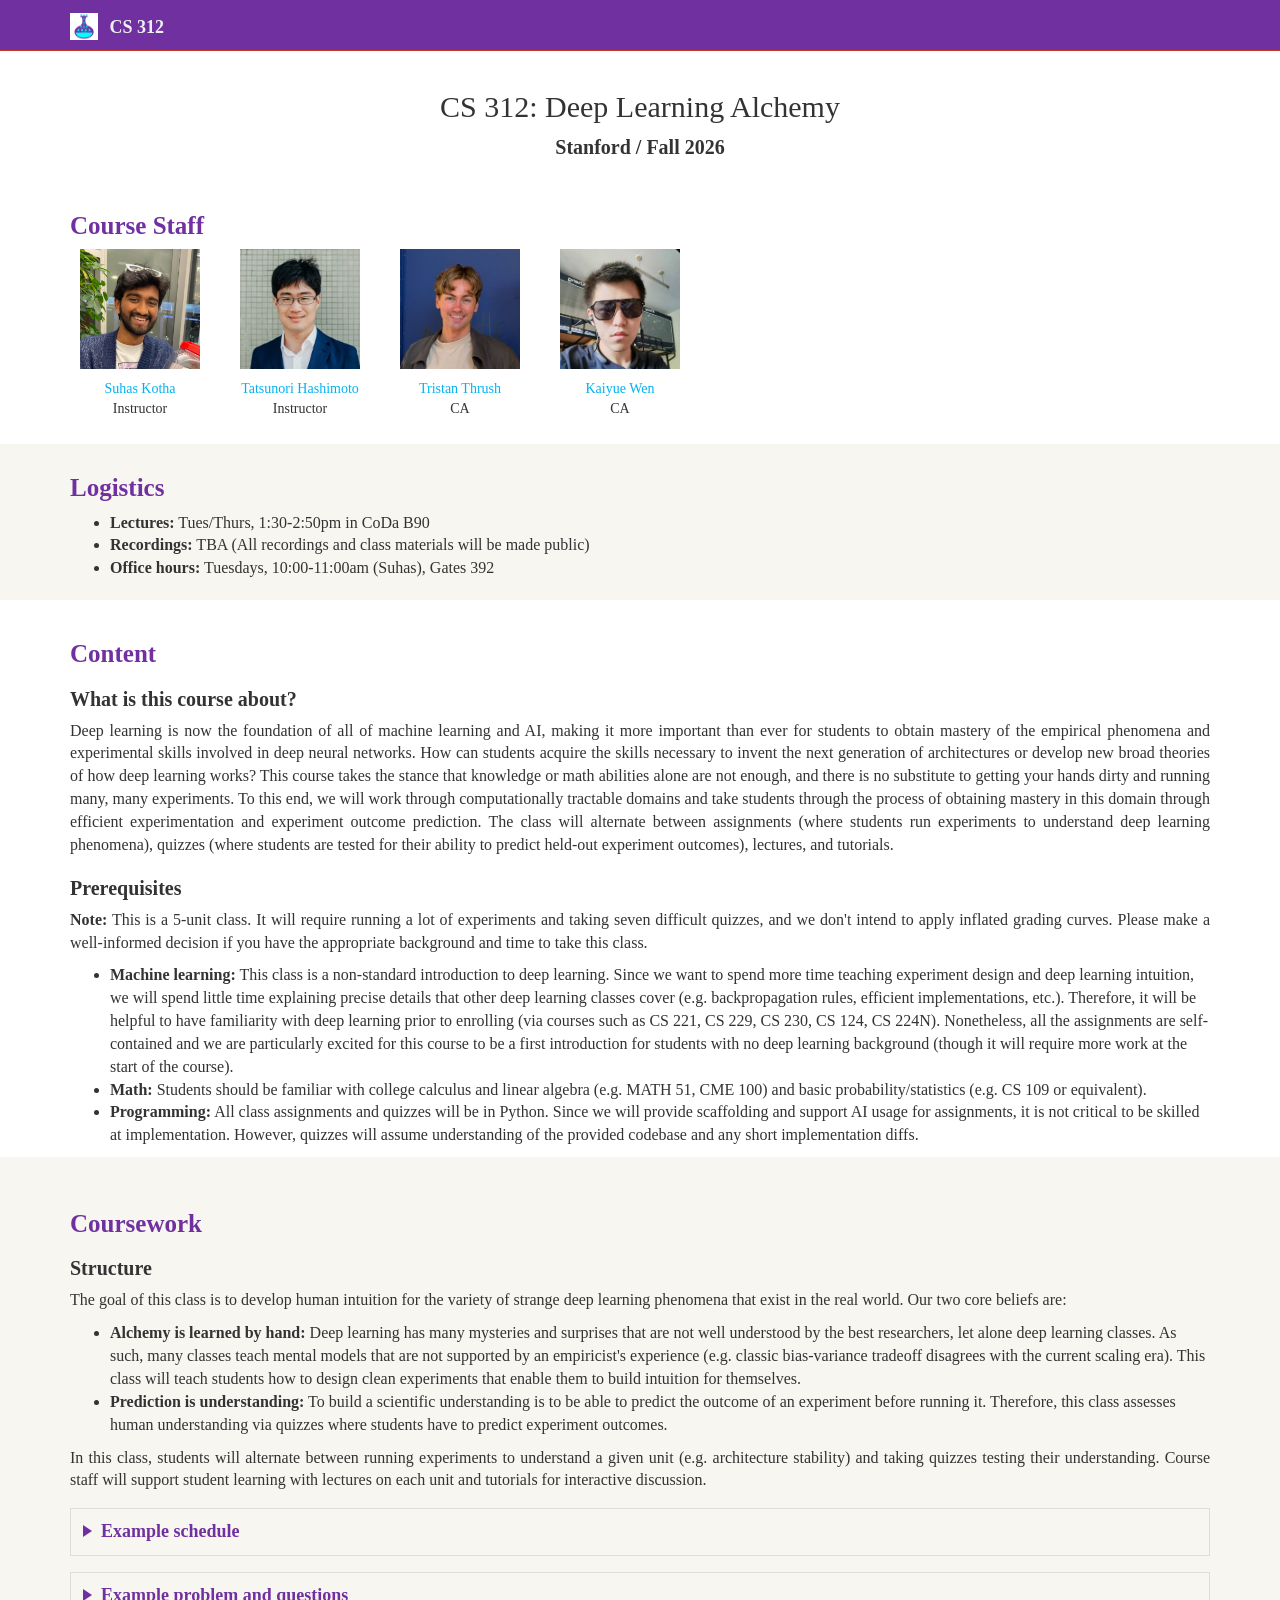
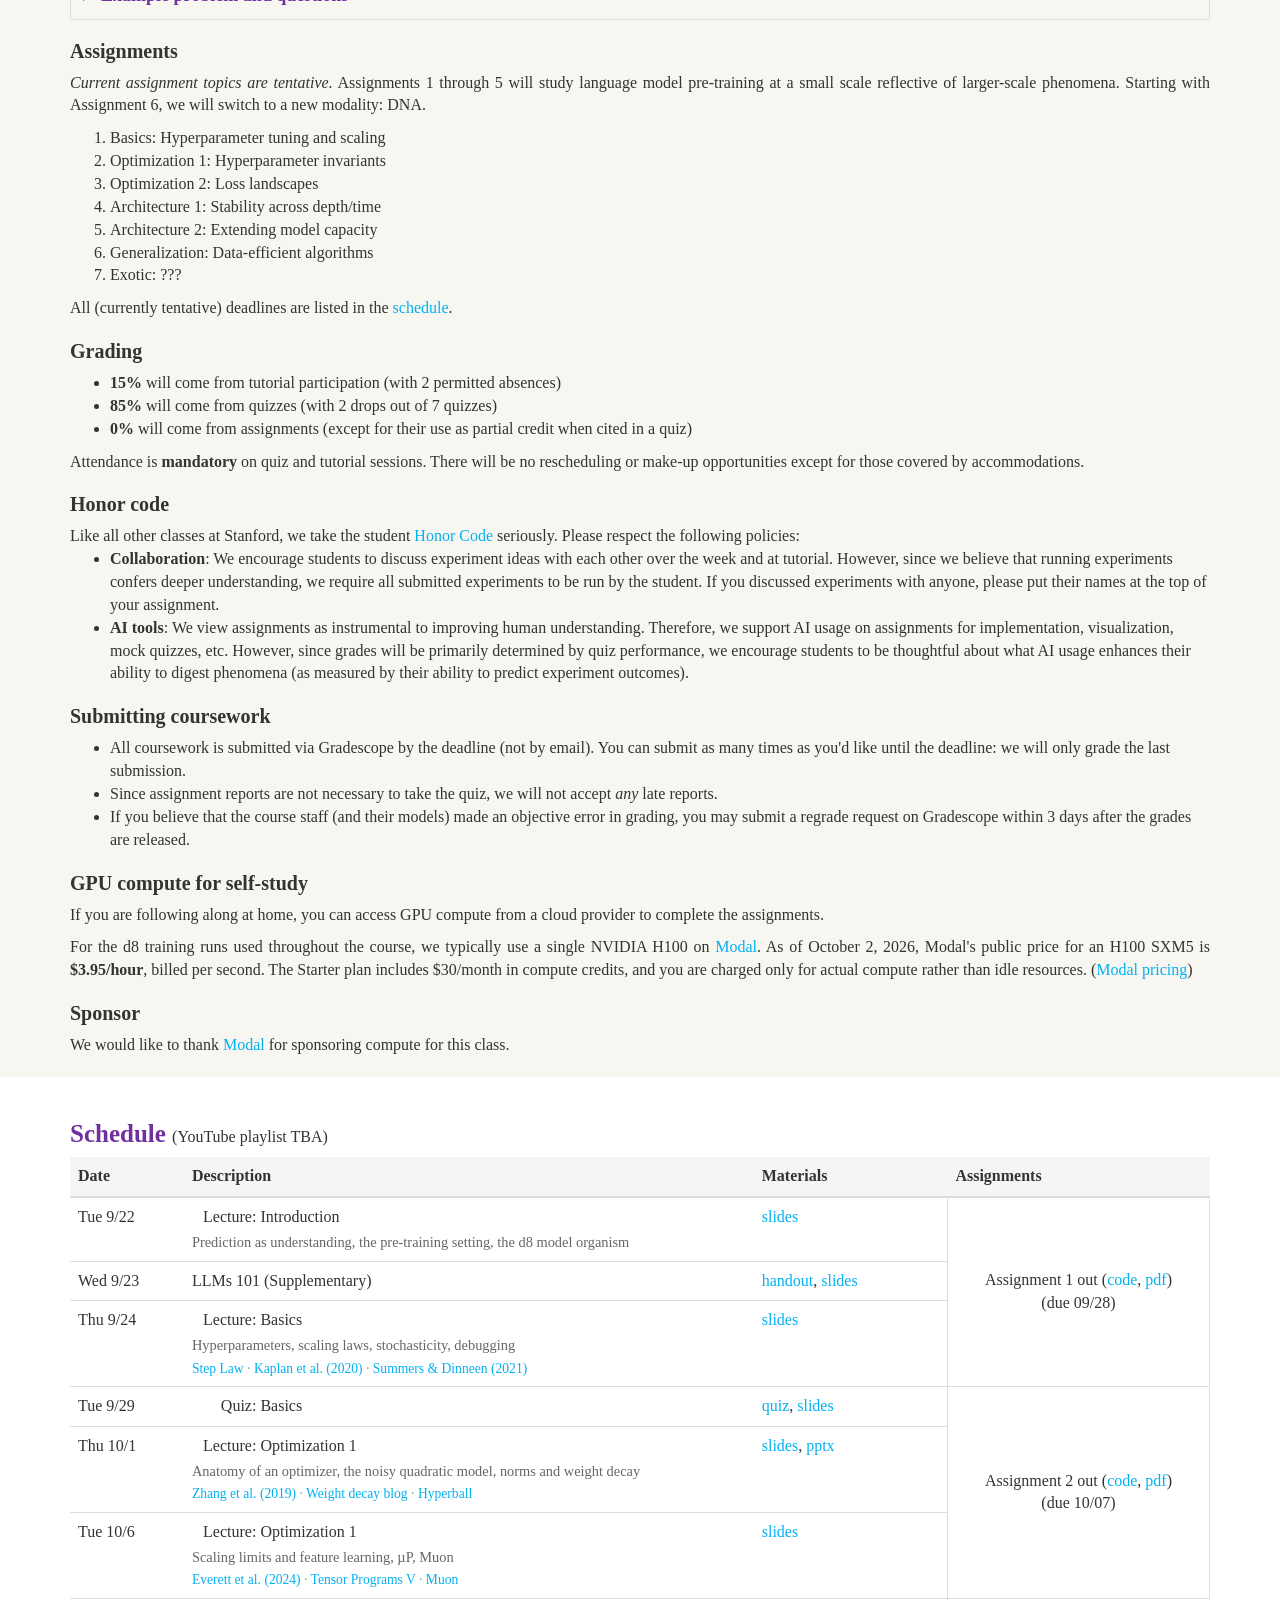
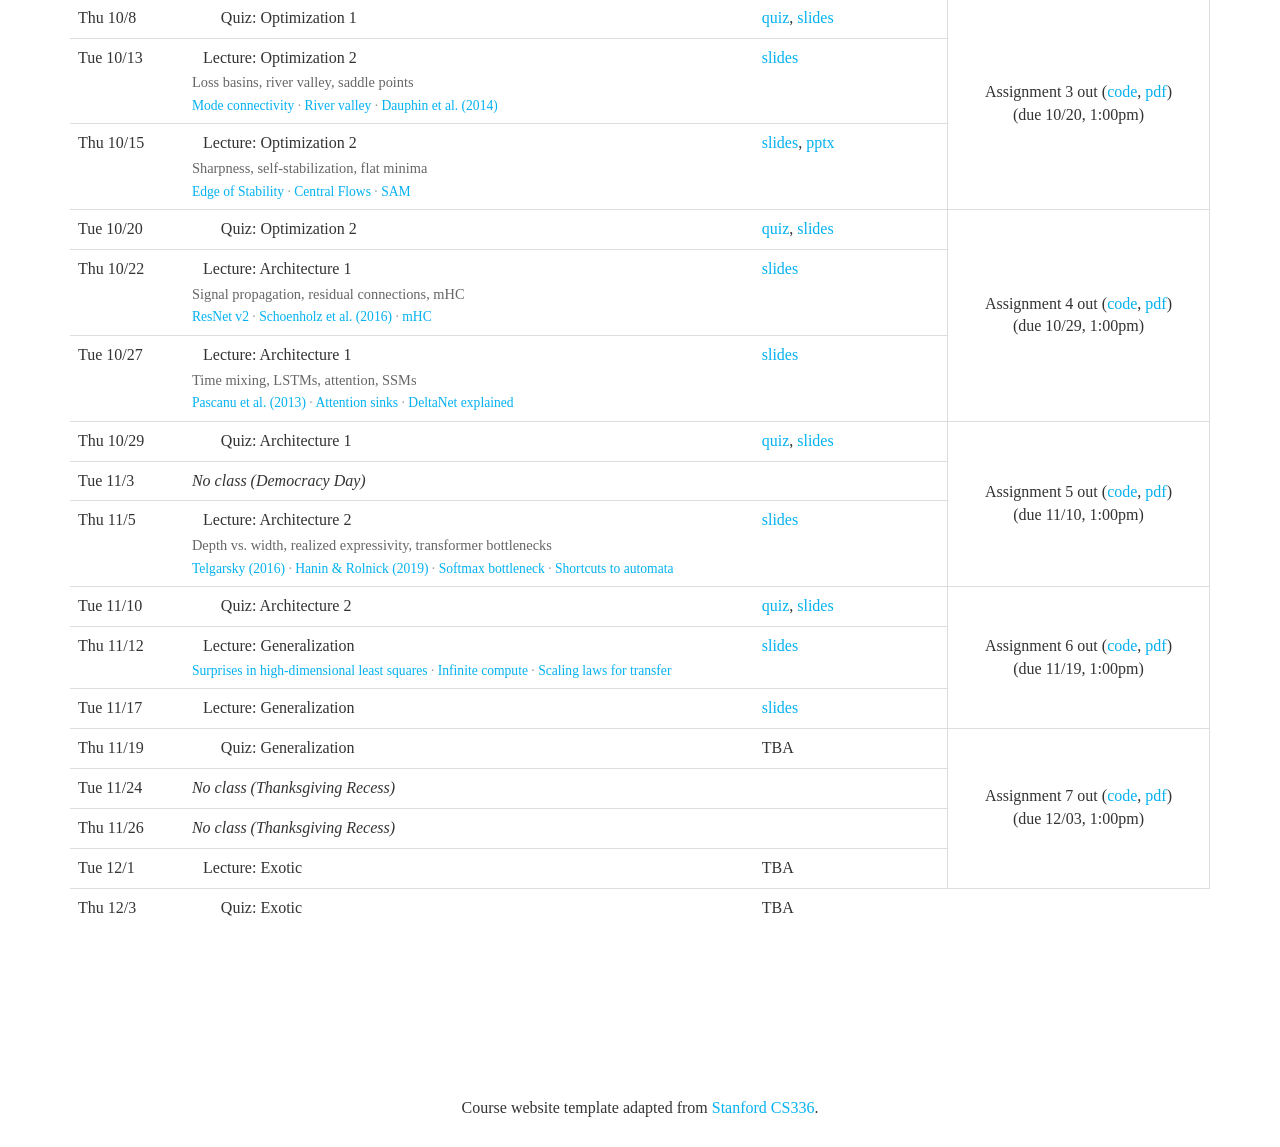
<file: index.html>
<!doctype html>
<html lang="en">
  <head>
    <meta charset="utf-8" />
    <meta http-equiv="X-UA-Compatible" content="IE=edge" />
    <meta name="viewport" content="width=device-width, initial-scale=1" />
    <title>Deep Learning Alchemy | Stanford CS 312</title>
    <meta
      name="description"
      content="Official course website for Stanford CS 312: Deep Learning Alchemy (Fall 2026), including logistics, schedule, assignments, and course materials."
    />
    <meta
      name="robots"
      content="index,follow,max-snippet:-1,max-image-preview:large,max-video-preview:-1"
    />
    <meta name="author" content="Stanford CS 312 Staff" />
    <meta name="google-site-verification" content="wiOvonGE569wp-Qd1SQpCtJ5oDwH_4TUadY4_-77ur4" />
    <link rel="canonical" href="https://cs312.stanford.edu/" />
    <link rel="icon" type="image/png" href="/assets/images/alchemy_mock.png" />
    <meta property="og:locale" content="en_US" />
    <meta property="og:type" content="website" />
    <meta
      property="og:title"
      content="Stanford CS 312 | Deep Learning Alchemy"
    />
    <meta
      property="og:description"
      content="Official course website for Stanford CS 312: Deep Learning Alchemy (Fall 2026), including logistics, schedule, assignments, and course materials."
    />
    <meta property="og:url" content="https://cs312.stanford.edu/" />
    <meta property="og:site_name" content="Stanford CS 312" />
    <meta name="twitter:card" content="summary" />
    <meta
      name="twitter:title"
      content="Stanford CS 312 | Deep Learning Alchemy"
    />
    <meta
      name="twitter:description"
      content="Official course website for Stanford CS 312: Deep Learning Alchemy (Fall 2026), including logistics, schedule, assignments, and course materials."
    />
    <script type="application/ld+json">
      {
        "@context": "https://schema.org",
        "@type": "Course",
        "name": "CS 312: Deep Learning Alchemy",
        "courseCode": "CS 312",
        "description": "Stanford course focused on mastering the empirical phenomena and experimental skills involved in deep neural networks.",
        "provider": {
          "@type": "CollegeOrUniversity",
          "name": "Stanford University",
          "url": "https://www.stanford.edu"
        },
        "url": "https://cs312.stanford.edu/",
        "inLanguage": "en"
      }
    </script>
    <style>
      #shuffle-container {
        visibility: hidden;
      }
      /* #previous-offerings[hidden] {
        display: none;
      } */
    </style>
    <noscript
      ><style>
        #shuffle-container {
          visibility: visible;
        }
      </style></noscript
    >
    <script>
      // Shuffle instructors and CAs within their role groups
      document.addEventListener("DOMContentLoaded", () => {
        const container = document.getElementById("shuffle-container");
        if (container) {
          const children = Array.from(container.children);

          const shuffle = (items) => {
            const copy = [...items];
            for (let i = copy.length - 1; i > 0; i -= 1) {
              const j = Math.floor(Math.random() * (i + 1));
              if (i !== j) {
                [copy[i], copy[j]] = [copy[j], copy[i]];
              }
            }
            return copy;
          };

          container.replaceChildren(
            ...shuffle(children.slice(0, 2)),
            ...shuffle(children.slice(2)),
          );
          container.style.visibility = "visible";
        }

        document.querySelectorAll("[data-answer-slides]").forEach((quizAnswerSlidesLink) => {
          quizAnswerSlidesLink.addEventListener("click", (event) => {
            const shouldContinue = window.confirm(
              "Double-checking: did you actually attempt the quiz? These slides are for the quiz answers so only open them if you've attempted the quiz and want to see plots/commentary surrounding the answers.\n\nPress OK only if you still want to go forward.",
            );
            if (!shouldContinue) event.preventDefault();
          });
        });

        /* const offeringsToggle = document.getElementById(
          "toggle-previous-offerings",
        );
        const offeringsList = document.getElementById("previous-offerings");
        if (offeringsToggle && offeringsList) {
          offeringsToggle.addEventListener("click", () => {
            const isHidden = offeringsList.hasAttribute("hidden");
            if (isHidden) {
              offeringsList.removeAttribute("hidden");
              offeringsList.setAttribute("aria-hidden", "false");
              offeringsToggle.setAttribute("aria-expanded", "true");
            } else {
              offeringsList.setAttribute("hidden", "");
              offeringsList.setAttribute("aria-hidden", "true");
              offeringsToggle.setAttribute("aria-expanded", "false");
            }
          });
        } */
      });
    </script>
    <!-- bootstrap -->
    <link
      rel="stylesheet"
      href="https://maxcdn.bootstrapcdn.com/bootstrap/3.2.0/css/bootstrap.min.css"
    />
    <link rel="stylesheet" type="text/css" href="style.css" />
    <link
      rel="stylesheet"
      href="https://maxcdn.bootstrapcdn.com/font-awesome/4.4.0/css/font-awesome.min.css"
    />
  </head>
  <body>
    <nav class="navbar navbar-default navbar-fixed-top">
      <div class="container">
        <div class="navbar-header">
          <a class="navbar-brand brand" href="/">
            <img
              class="brand-icon"
              src="/assets/images/alchemy_mock.png"
              alt=""
              width="28"
              height="28"
            />
            <span>CS 312</span>
          </a>
        </div>
      </div>
    </nav>
    <main id="main-content">
    <div id="header" style="text-align: center">
      <h1>CS 312: Deep Learning Alchemy</h1>
      <p class="term-line">
        Stanford / Fall 2026
        <!-- Previous offerings temporarily hidden.
        <span
          style="
            position: relative;
            font-weight: 300;
            font-size: 16px;
            margin-left: 6px;
          "
          >(<button
            id="toggle-previous-offerings"
            type="button"
            aria-controls="previous-offerings"
            aria-expanded="false"
            style="
              color: #7030A0;
              text-decoration: underline;
              background: none;
              border: 0;
              padding: 0;
              font: inherit;
              line-height: inherit;
              cursor: pointer;
            "
          >
            previous offerings</button
          >)
          <span
            id="previous-offerings"
            hidden
            aria-hidden="true"
            style="
              position: absolute;
              left: 50%;
              transform: translateX(-50%);
              top: 100%;
              background: #fff;
              border: 1px solid #ccc;
              border-radius: 4px;
              padding: 4px 12px;
              font-size: 16px;
              font-weight: 300;
              white-space: nowrap;
              box-shadow: 0 2px 6px rgba(0, 0, 0, 0.12);
              z-index: 100;
            "
          >
            <a href="/spring2025/" style="color: #7030A0">Spring 2025</a> |
            <a href="/spring2024/" style="color: #7030A0">Spring 2024</a>
          </span>
        </span>
        -->
      </p>
      <!-- Previous offerings temporarily hidden.
      <noscript>
        <p
          style="
            text-align: center;
            margin-top: 6px;
            margin-bottom: 0;
            font-size: 16px;
          "
        >
          Previous offerings: <a href="/spring2025/">Spring 2025</a> |
          <a href="/spring2024/">Spring 2024</a>
        </p>
      </noscript>
      -->
    </div>
    <!-- Staff Info -->
    <div class="container sec" id="people">
      <!-- <div class="row"> -->
      <div class="col">
        <h2>Course Staff</h2>
        <div id="shuffle-container">
          <div class="instructor">
            <a href="https://thashim.github.io/">
              <div class="instructorphoto">
                <picture>
                  <source srcset="/assets/images/thashim.webp" type="image/webp" />
                  <img
                    src="/assets/images/thashim.jpeg"
                    alt="Tatsunori Hashimoto headshot"
                    width="120"
                    height="120"
                  />
                </picture>
              </div>
              <div>Tatsunori Hashimoto</div>
            </a>
            <div>Instructor</div>
          </div>
          <div class="instructor">
            <a href="https://kothasuhas.github.io/">
              <div class="instructorphoto">
                <picture>
                  <img
                    src="/assets/images/suhas.jpg"
                    alt="Suhas Kotha headshot"
                    width="120"
                    height="120"
                  />
                </picture>
              </div>
              <div>Suhas Kotha</div>
            </a>
            <div>Instructor</div>
          </div>
          <div class="instructor">
            <a href="https://whenwen.github.io/">
              <div class="instructorphoto">
                <img
                  src="/assets/images/kaiyue.jpg"
                  alt="Kaiyue Wen headshot"
                  width="120"
                  height="120"
                />
              </div>
              <div>Kaiyue Wen</div>
            </a>
            <div>CA</div>
          </div>
          <div class="instructor">
            <a href="https://tristanthrush.com/">
              <div class="instructorphoto">
                <img
                  src="/assets/images/tristan.png"
                  alt="Tristan Thrush headshot"
                  width="120"
                  height="120"
                />
              </div>
              <div>Tristan Thrush</div>
            </a>
            <div>CA</div>
          </div>
        </div>
      </div>
    </div>
    <!-- Logistics -->
    <div class="sechighlight">
      <div class="container sec" id="logistics">
        <h2>Logistics</h2>
        <ul>
          <li>
            <b>Lectures:</b> Tues/Thurs, 1:30-2:50pm in
            CoDa B90
          </li>
          <li>
            <b>Recordings:</b> TBA (All recordings and class materials will be made public)
          </li>
          <li>
            <b>Office hours:</b> Tuesdays, 10:00-11:00am (Suhas), Gates 392
          </li>
          <!-- <li>
            <b>Contact:</b> TBA
          </li> -->
        </ul>
      </div>
    </div>
    <!-- Content -->
    <div class="container sec" id="content">
      <h2>Content</h2>
      <h3>What is this course about?</h3>
      <p>
        Deep learning is now the foundation of all of machine learning and AI,
        making it more important than ever for students to obtain mastery of the
        empirical phenomena and experimental skills involved in deep neural
        networks. How can students acquire the skills necessary to invent the
        next generation of architectures or develop new broad theories of how
        deep learning works? This course takes the stance that knowledge or math
        abilities alone are not enough, and there is no substitute to getting
        your hands dirty and running many, many experiments. To this end, we
        will work through computationally tractable domains and take
        students through the process of obtaining mastery in this domain through
        efficient experimentation and experiment outcome prediction. The class will alternate between assignments (where students run experiments to understand deep learning phenomena), quizzes (where students are tested for their ability to predict held-out experiment outcomes), lectures, and tutorials.
      </p>
      <h3>Prerequisites</h3>
      <p>
        <b>Note:</b> This is a 5-unit class. It will require running a lot of experiments and taking seven difficult quizzes, and we don't intend to apply inflated grading curves. Please make a well-informed decision if you have the appropriate background and time to take this class.
      </p>
      <ul>
        <li><b>Machine learning:</b> This class is a non-standard introduction to deep learning. Since we want to spend more time teaching experiment design and deep learning intuition, we will spend little time explaining precise details that other deep learning classes cover (e.g. backpropagation rules, efficient implementations, etc.). Therefore, it will be helpful to have familiarity with deep learning prior to enrolling (via courses such as CS 221, CS 229, CS 230, CS 124, CS 224N). Nonetheless, all the assignments are self-contained and we are particularly excited for this course to be a first introduction for students with no deep learning background (though it will require more work at the start of the course).</li>
        <li><b>Math:</b> Students should be familiar with college calculus and linear algebra (e.g. MATH 51, CME 100) and basic probability/statistics (e.g. CS 109 or equivalent).</li>
        <li><b>Programming:</b> All class assignments and quizzes will be in Python. Since we will provide scaffolding and support AI usage for assignments, it is not critical to be skilled at implementation. However, quizzes will assume understanding of the provided codebase and any short implementation diffs. </li>
      </ul>
    </div>
    <!-- Coursework -->
    <!-- Note the margin-top:-20px and the <br> serve to make the #coursework hyperlink display correctly (with the h2 header visible) -->
    <div class="sechighlight">
      <div class="container sec" id="coursework" style="margin-top: -20px">
        <br />
        <h2>Coursework</h2>
        <h3>Structure</h3>
        <p>The goal of this class is to develop human intuition for the variety of strange deep learning phenomena that exist in the real world. Our two core beliefs are:</p>
        <ul>
          <li><b>Alchemy is learned by hand:</b> Deep learning has many mysteries and surprises that are not well understood by the best researchers, let alone deep learning classes. As such, many classes teach mental models that are not supported by an empiricist's experience (e.g. classic bias-variance tradeoff disagrees with the current scaling era). This class will teach students how to design clean experiments that enable them to build intuition for themselves.</li>
          <li><b>Prediction is understanding:</b> To build a scientific understanding is to be able to predict the outcome of an experiment before running it. Therefore, this class assesses human understanding via quizzes where students have to predict experiment outcomes.</li>
        </ul>
        <p>In this class, students will alternate between running experiments to understand a given unit (e.g. architecture stability) and taking quizzes testing their understanding. Course staff will support student learning with lectures on each unit and tutorials for interactive discussion.</p>
        <details class="large-content-dropdown example-schedule-dropdown">
          <summary>Example schedule</summary>
          <ul>
            <li>
            At the introductory meeting and after each quiz: The assignment for the next unit is released
            <ul>
              <li>The assignment scopes out empirical phenomena that students will best understand through designing clean experiments.</li>
              <li>Students will eventually submit a report with plots/tables explaining the experiments they ran.</li>
            </ul>
            </li>
            <li>One or two class meetings: Lectures explain common intuitions for the unit</li>
            <li>
            Once a week: 30 minute tutorial
            <ul>
              <li>Every week, each student is required to meet with three other students and one course staff for 30 minutes.</li>
              <li>During this session, the instructor will ask questions about what experiments each student is running as well as cover practice problems that will help for the quiz. This time can also serve as group office hours.</li>
              <li>Students will receive a full grade given active participation.</li>
            </ul>
            </li>
            <li>
            By the start of the quiz: Student reports are due
            <ul>
              <li>Note that the assignment is not graded and is only useful for partial credit on the quiz.</li>
              <li>The reports may inspire questions that appear on the quiz.</li>
            </ul>
            </li>
            <li>
            At the end of the unit: A 40-minute experiment prediction quiz is administered
            <ul>
              <li>Each quiz question will correspond to a thematic held-out experiment run by the instructors. The student will be given a description of the experiment (including code diff) and asked to predict the outcome of the experiment.</li>
              <li>Quiz questions will span easy, medium, and hard difficulty depending on how much extrapolation they require from the assignment suggestions.</li>
              <li>During this quiz, students will not be allowed to refer to any external resources including their report. Students can cite their report in the quiz and can receive partial credit if their reasoning appears sound.</li>
              <li>Immediately after the quiz, the instructors will cover the answers and discuss mental models with the class.</li>
            </ul>
            </li>
          </ul>
        </details>
        <details class="large-content-dropdown example-problems-dropdown">
          <summary>Example problem and questions</summary>
          <div class="table-responsive">
            <table class="table table-bordered example-problems-table">
            <colgroup>
              <col style="width: 50%" />
              <col style="width: 50%" />
            </colgroup>
            <tbody>
              <tr>
                <td><b>Example Assignment Problem</b>: Start from the baseline depth 8 transformer that we pre-train on 614M tokens. This transformer (implementation provided below) features multiple components such as prenorm, attention, MLP, residuals, and positional embeddings. In this problem, we want to understand how much each component improves loss. Explore the following directions.
                <ol type="a">
                  <li>Perform leave-one-out ablations on the role of each component in our current model.</li>
                  <li>...</li>
                  <li>...</li>
                  <li>Understand the role of the residual connection. Can you come up with different schemes that improve the loss benefit of the residual connection?</li>
                </ol>
                <details class="example-code-dropdown relevant-code">
                  <summary>Relevant code snippet</summary>
                  <pre><code>class Block(nn.Module):
    def __init__(self, width, ...):
        super().__init__()
        self.attn_norm = RMSNorm(width)
        self.attn = Attention(width, ...)
        self.mlp_norm = RMSNorm(width)
        self.mlp = MLP(width, ...)

    def update(self, x):
        attn = self.attn(self.attn_norm(x))
        mlp = self.mlp(self.mlp_norm(x + attn))
        return attn + mlp

    def forward(self, x):
        return x + self.update(x)


class Transformer(nn.Module):
    def __init__(self, vocab_size, depth=8, ...):
        super().__init__()
        self.token_embed = nn.Embedding(vocab_size, ...)
        self.position_embed = nn.Embedding(...)
        self.blocks = nn.ModuleList(
            [Block(...) for _ in range(depth)]
        )
        self.final_norm = RMSNorm(...)
        self.lm_head = nn.Linear(..., vocab_size)

    def forward(self, tokens):
        positions = torch.arange(
            tokens.size(1), device=tokens.device
        )
        x = self.token_embed(tokens)
        x = x + self.position_embed(positions)
        for block in self.blocks:
            x = block(x)
        return self.lm_head(self.final_norm(x))</code></pre>
                </details>
                </td>
                <td>
                  <b>Example Quiz Question (Difficulty Easy)</b>: We train each of the following depth-8 transformer variants using the same training recipe and hyperparameters. Rank the variants from lowest to highest final validation loss. Use &lt;, &gt;, or = between the letters; use = when the losses are within 0.01.
                  <ol type="A">
                    <li>Baseline</li>
                    <li>No prenorm</li>
                    <li>No residual</li>
                    <li>No MLP</li>
                    <li>No attention</li>
                    <li>No positional embeddings</li>
                  </ol>
                  <details class="example-code-dropdown question-diff">
                    <summary>No prenorm diff</summary>
                    <pre><code><span class="diff-context">@@ -10,4 +10,4 @@ class Block.update</span>
<span class="diff-context"> def update(self, x):</span>
<span class="diff-remove">-    attn = self.attn(self.attn_norm(x))</span>
<span class="diff-add">+    attn = self.attn(x)</span>
<span class="diff-remove">-    mlp = self.mlp(self.mlp_norm(x + attn))</span>
<span class="diff-add">+    mlp = self.mlp(x + attn)</span>
<span class="diff-context">     return attn + mlp</span></code></pre>
                  </details>
                  <details class="example-code-dropdown question-diff">
                    <summary>No residual diff</summary>
                    <pre><code><span class="diff-context">@@ -16,2 +16,2 @@ class Block.forward</span>
<span class="diff-context"> def forward(self, x):</span>
<span class="diff-remove">-    return x + self.update(x)</span>
<span class="diff-add">+    return self.update(x)</span></code></pre>
                  </details>
                  <details class="example-code-dropdown question-diff">
                    <summary>No MLP diff</summary>
                    <pre><code><span class="diff-context">@@ -10,4 +10,3 @@ class Block.update</span>
<span class="diff-context"> def update(self, x):</span>
<span class="diff-context">     attn = self.attn(self.attn_norm(x))</span>
<span class="diff-remove">-    mlp = self.mlp(self.mlp_norm(x + attn))</span>
<span class="diff-remove">-    return attn + mlp</span>
<span class="diff-add">+    return attn</span></code></pre>
                  </details>
                  <details class="example-code-dropdown question-diff">
                    <summary>No attention diff</summary>
                    <pre><code><span class="diff-context">@@ -10,4 +10,3 @@ class Block.update</span>
<span class="diff-context"> def update(self, x):</span>
<span class="diff-remove">-    attn = self.attn(self.attn_norm(x))</span>
<span class="diff-remove">-    mlp = self.mlp(self.mlp_norm(x + attn))</span>
<span class="diff-remove">-    return attn + mlp</span>
<span class="diff-add">+    mlp = self.mlp(self.mlp_norm(x))</span>
<span class="diff-add">+    return mlp</span></code></pre>
                  </details>
                  <details class="example-code-dropdown question-diff">
                    <summary>No positional embeddings diff</summary>
                    <pre><code><span class="diff-context">@@ -22,2 +22,1 @@ Transformer.__init__</span>
<span class="diff-context">         self.token_embed = nn.Embedding(vocab_size, ...)</span>
<span class="diff-remove">-        self.position_embed = nn.Embedding(...)</span>
<span class="diff-context">@@ -30,8 +29,4 @@ Transformer.forward</span>
<span class="diff-context">     def forward(self, tokens):</span>
<span class="diff-remove">-        positions = torch.arange(</span>
<span class="diff-remove">-            tokens.size(1), device=tokens.device</span>
<span class="diff-remove">-        )</span>
<span class="diff-context">         x = self.token_embed(tokens)</span>
<span class="diff-remove">-        x = x + self.position_embed(positions)</span>
<span class="diff-context">         for block in self.blocks:</span>
<span class="diff-context">             x = block(x)</span></code></pre>
                  </details>
                  <br>
                  <b>Example Quiz Question (Difficulty Hard)</b>: We train the default 8 layer transformer as well as a variant where instead of having the residual connection come from the previous layer, we take 0.5 contribution from the previous layer and 0.5 contribution from two layers before (except for the first layer). For each method, we take the best loss over six learning rates {10<sup>&minus;4</sup>, 3 &times; 10<sup>&minus;4</sup>, 10<sup>&minus;3</sup>, 3 &times; 10<sup>&minus;3</sup>, 10<sup>&minus;2</sup>, 3 &times; 10<sup>&minus;2</sup>}. What is your prediction of the loss difference between each method (<i>L<sub>mixed residual</sub></i> &minus; <i>L<sub>default</sub></i>)?
                  <details class="example-code-dropdown question-diff">
                    <summary>Core diff</summary>
                    <pre><code><span class="diff-context">@@ -34,3 +34,9 @@ Transformer.forward</span>
<span class="diff-context"> x_two_back = None</span>
<span class="diff-context"> for i, block in enumerate(self.blocks):</span>
<span class="diff-remove">-    x = block(x)</span>
<span class="diff-add">+    update = block.update(x)</span>
<span class="diff-add">+    residual = (</span>
<span class="diff-add">+        x if i == 0</span>
<span class="diff-add">+        else 0.5 * x + 0.5 * x_two_back</span>
<span class="diff-add">+    )</span>
<span class="diff-add">+    x_two_back, x = x, residual + update</span></code></pre>
                  <br>
                  <p><i>Note: both of these questions are hard, do not get discouraged if you do not have intuition for them without running experiments from the assignment!</i></p>
                  </details>
                </td>
              </tr>
            </tbody>
            </table>
          </div>
        </details>
        <h3>Assignments</h3>
        <p><i>Current assignment topics are tentative.</i> Assignments 1 through 5 will study language model pre-training at a small scale reflective of larger-scale phenomena. Starting with Assignment 6, we will switch to a new modality: DNA.</p>
        <ol>
          <li>Basics: Hyperparameter tuning and scaling</li>
          <li>Optimization 1: Hyperparameter invariants</li>
          <li>Optimization 2: Loss landscapes</li>
          <li>Architecture 1: Stability across depth/time</li>
          <li>Architecture 2: Extending model capacity</li>
          <li>Generalization: Data-efficient algorithms</li>
          <li>Exotic: ???</li>
        </ol>
        All (currently tentative) deadlines are listed in the
        <a href="#schedule">schedule</a>.

        <h3>Grading</h3>

        <ul>
          <li><b>15%</b> will come from tutorial participation (with 2 permitted absences)</li>
          <li><b>85%</b> will come from quizzes (with 2 drops out of 7 quizzes)</li>
          <li><b>0%</b> will come from assignments (except for their use as partial credit when cited in a quiz)</li>
        </ul>

        <p>Attendance is <b>mandatory</b> on quiz and tutorial sessions. There will be no rescheduling or make-up opportunities except for those covered by accommodations. </p>

        <h3>Honor code</h3>
        Like all other classes at Stanford, we take the student
        <a href="https://ed.stanford.edu/academics/masters-handbook/honor-code"
          >Honor Code</a
        >
        seriously. Please respect the following policies:
        <ul>
          <li>
            <b>Collaboration</b>: We encourage students to discuss experiment ideas with each other over the week and at tutorial. However, since we believe that running experiments confers deeper understanding, we require all submitted experiments to be run by the student. If you discussed experiments with anyone, please put their names at the top of your assignment.
          </li>
          <li>
            <b>AI tools</b>: We view assignments as instrumental to improving human understanding. Therefore, we support AI usage on assignments for implementation, visualization, mock quizzes, etc. However, since grades will be primarily determined by quiz performance, we encourage students to be thoughtful about what AI usage enhances their ability to digest phenomena (as measured by their ability to predict experiment outcomes).
          </li>
        </ul>

        <h3>Submitting coursework</h3>
        <ul>
          <li>
            All coursework is submitted via Gradescope by the deadline (not by email). You can submit as many times as you'd like until the deadline: we will only grade the last submission.
          </li>
          <li>
            Since assignment reports are not necessary to take the quiz, we will not accept <i>any</i> late reports.
          </li>
          <li>
            If you believe that the course staff (and their models) made an objective error in
          grading, you may submit a regrade request on Gradescope within 3 days
          after the grades are released.
          </li>
        </ul>
        <h3>GPU compute for self-study</h3>

        <p>If you are following along at home, you can access GPU compute from a cloud provider to complete the assignments.</p>

        <p>
          For the d8 training runs used throughout the course, we typically use a single NVIDIA H100 on
          <a href="https://modal.com">Modal</a>. As of October 2, 2026, Modal's public price for an H100 SXM5 is
          <b>$3.95/hour</b>, billed per second. The Starter plan includes $30/month in compute credits, and you are
          charged only for actual compute rather than idle resources.
          (<a href="https://modal.com/pricing">Modal pricing</a>)
        </p>
        <h3>Sponsor</h3>
        <p>
          We would like to thank <a href="https://modal.jobs/">Modal</a> for sponsoring compute for this class.
        </p>
      </div>
    </div>
    <!-- Schedule -->
    <!-- Note the margin-top:-20px and the <br> serve to make the #schedule hyperlink display correctly (with the h2 header visible) -->
    <div class="container sec" id="schedule" style="margin-top: -20px">
      <br />
      <h2>
        Schedule
        <span class="schedule-playlist">(YouTube playlist TBA)</span>
      </h2>
      <table class="table" style="margin-bottom: 10rem">
        <colgroup>
          <col style="width: 10%" />
          <col style="width: 50%" />
          <col style="width: 17%" />
          <col style="width: 23%" />
        </colgroup>
        <thead>
          <tr class="active">
            <th>Date</th>
            <th>Description</th>
            <th>Materials</th>
            <th>Assignments</th>
          </tr>
        </thead>
        <tbody>
          <tr>
            <td>Tue 9/22</td>
            <td><span class="schedule-label">Lecture</span>: Introduction
              <div class="schedule-topics">Prediction as understanding, the pre-training setting, the d8 model organism</div>
            </td>
            <td><a href="assets/slides/lecture_01.pdf">slides</a></td>
            <td class="assignment-block" rowspan="3">Assignment 1 out (<a href="https://github.com/deep-learning-alchemy/assignments/tree/a1_release">code</a>, <a href="assets/assignments/a1_basics.pdf">pdf</a>)<span class="assignment-due-break"><br /></span> (due 09/28)</td>
          </tr>
          <tr>
            <td>Wed 9/23</td>
            <td>LLMs 101 (Supplementary)</td>
            <td><a href="assets/slides/llms_101_handout.pdf">handout</a>, <a href="assets/slides/llms_101_slides.pdf">slides</a></td>
          </tr>
          <tr>
            <td>Thu 9/24</td>
            <td><span class="schedule-label">Lecture</span>: Basics
              <div class="schedule-topics">Hyperparameters, scaling laws, stochasticity, debugging</div>
              <div class="schedule-readings"><a href="https://arxiv.org/abs/2503.04715">Step Law</a> &middot; <a href="https://arxiv.org/abs/2001.08361">Kaplan et al. (2020)</a> &middot; <a href="https://arxiv.org/abs/2103.04514">Summers &amp; Dinneen (2021)</a></div>
            </td>
            <td><a href="assets/slides/lecture_02.pdf">slides</a></td>
          </tr>
          <tr>
            <td>Tue 9/29</td>
            <td><span class="schedule-label">Quiz</span>: Basics</td>
            <td><a href="quiz-basics.html">quiz</a>, <a data-answer-slides href="assets/quizzes/basics_answer_slides.pdf">slides</a></td>
            <td class="assignment-block" rowspan="3">Assignment 2 out (<a href="https://github.com/deep-learning-alchemy/assignments/tree/a2_release">code</a>, <a href="assets/assignments/a2_hyperparameter_scaling.pdf">pdf</a>)<span class="assignment-due-break"><br /></span> (due 10/07)</td>
          </tr>
          <tr>
            <td>Thu 10/1</td>
            <td><span class="schedule-label">Lecture</span>: Optimization 1
              <div class="schedule-topics">Anatomy of an optimizer, the noisy quadratic model, norms and weight decay</div>
              <div class="schedule-readings"><a href="https://arxiv.org/abs/1907.04164">Zhang et al. (2019)</a> &middot; <a href="https://whenwen.github.io/wd_blog/public/weight-decay-part-2.html">Weight decay blog</a> &middot; <a href="https://arxiv.org/abs/2606.16899">Hyperball</a></div>
            </td>
            <td><a href="assets/slides/lecture_03.pdf">slides</a>, <a href="assets/slides/lecture_03.pptx">pptx</a></td>
          </tr>
          <tr>
            <td>Tue 10/6</td>
            <td><span class="schedule-label">Lecture</span>: Optimization 1
              <div class="schedule-topics">Scaling limits and feature learning, &micro;P, Muon</div>
              <div class="schedule-readings"><a href="https://arxiv.org/abs/2407.05872">Everett et al. (2024)</a> &middot; <a href="https://arxiv.org/abs/2203.03466">Tensor Programs V</a> &middot; <a href="https://kellerjordan.github.io/posts/muon/">Muon</a></div>
            </td>
            <td><a href="assets/slides/lecture_04.pdf">slides</a></td>
          </tr>
          <tr>
            <td>Thu 10/8</td>
            <td><span class="schedule-label">Quiz</span>: Optimization 1</td>
            <td><a href="quiz-hyperparameter-scaling.html">quiz</a>, <a data-answer-slides href="assets/quizzes/hyperparameter_scaling_answer_slides.pdf">slides</a></td>
            <td class="assignment-block" rowspan="3">Assignment 3 out (<a href="https://github.com/deep-learning-alchemy/assignments/tree/a3_release">code</a>, <a href="assets/assignments/a3_optimization2.pdf">pdf</a>)<span class="assignment-due-break"><br /></span> (due 10/20, 1:00pm)</td>
          </tr>
          <tr>
            <td>Tue 10/13</td>
            <td><span class="schedule-label">Lecture</span>: Optimization 2
              <div class="schedule-topics">Loss basins, river valley, saddle points</div>
              <div class="schedule-readings"><a href="https://arxiv.org/abs/1802.10026" title="Loss Surfaces, Mode Connectivity, and Fast Ensembling of DNNs">Mode connectivity</a> &middot; <a href="https://arxiv.org/abs/2410.05192" title="Understanding Warmup-Stable-Decay Learning Rates: A River Valley Loss Landscape Perspective">River valley</a> &middot; <a href="https://arxiv.org/abs/1406.2572" title="Identifying and attacking the saddle point problem in high-dimensional non-convex optimization">Dauphin et al. (2014)</a></div>
            </td>
            <td><a href="assets/slides/lecture_05.pdf">slides</a></td>
          </tr>
          <tr>
            <td>Thu 10/15</td>
            <td><span class="schedule-label">Lecture</span>: Optimization 2
              <div class="schedule-topics">Sharpness, self-stabilization, flat minima</div>
              <div class="schedule-readings"><a href="https://arxiv.org/abs/2103.00065" title="Gradient Descent on Neural Networks Typically Occurs at the Edge of Stability">Edge of Stability</a> &middot; <a href="https://arxiv.org/abs/2410.24206" title="Understanding Optimization in Deep Learning with Central Flows">Central Flows</a> &middot; <a href="https://arxiv.org/abs/2010.01412" title="Sharpness-Aware Minimization for Efficiently Improving Generalization">SAM</a></div>
            </td>
            <td><a href="assets/slides/lecture_06.pdf">slides</a>, <a href="assets/slides/lecture_06.pptx">pptx</a></td>
          </tr>
          <tr>
            <td>Tue 10/20</td>
            <td><span class="schedule-label">Quiz</span>: Optimization 2</td>
            <td><a href="quiz-optimization-2.html">quiz</a>, <a data-answer-slides href="assets/quizzes/optimization2_answer_slides.pdf">slides</a></td>
            <td class="assignment-block" rowspan="3">Assignment 4 out (<a href="https://github.com/deep-learning-alchemy/assignments/tree/a4_release">code</a>, <a href="assets/assignments/a4_architecture1.pdf">pdf</a>)<span class="assignment-due-break"><br /></span> (due 10/29, 1:00pm)</td>
          </tr>
          <tr>
            <td>Thu 10/22</td>
            <td><span class="schedule-label">Lecture</span>: Architecture 1
              <div class="schedule-topics">Signal propagation, residual connections, mHC</div>
              <div class="schedule-readings"><a href="https://arxiv.org/abs/1603.05027" title="Identity Mappings in Deep Residual Networks">ResNet v2</a> &middot; <a href="https://arxiv.org/abs/1611.01232" title="Deep Information Propagation">Schoenholz et al. (2016)</a> &middot; <a href="https://arxiv.org/abs/2512.24880" title="mHC: Manifold-Constrained Hyper-Connections">mHC</a></div>
            </td>
            <td><a href="assets/slides/lecture_07.pdf">slides</a></td>
          </tr>
          <tr>
            <td>Tue 10/27</td>
            <td><span class="schedule-label">Lecture</span>: Architecture 1
              <div class="schedule-topics">Time mixing, LSTMs, attention, SSMs</div>
              <div class="schedule-readings"><a href="https://arxiv.org/abs/1211.5063" title="On the difficulty of training Recurrent Neural Networks">Pascanu et al. (2013)</a> &middot; <a href="https://arxiv.org/abs/2410.10781" title="When Attention Sink Emerges in Language Models: An Empirical View">Attention sinks</a> &middot; <a href="https://sustcsonglin.github.io/blog/2024/deltanet-1/" title="DeltaNet Explained (Part I)">DeltaNet explained</a></div>
            </td>
            <td><a href="assets/slides/lecture_08.pdf">slides</a></td>
          </tr>
          <tr>
            <td>Thu 10/29</td>
            <td><span class="schedule-label">Quiz</span>: Architecture 1</td>
            <td><a href="quiz-stability.html">quiz</a>, <a data-answer-slides href="assets/quizzes/stability_answer_slides.pdf">slides</a></td>
            <td class="assignment-block" rowspan="3">Assignment 5 out (<a href="https://github.com/deep-learning-alchemy/assignments/tree/a5_release">code</a>, <a href="assets/assignments/a5_capacity.pdf">pdf</a>)<span class="assignment-due-break"><br /></span> (due 11/10, 1:00pm)</td>
          </tr>
          <tr>
            <td>Tue 11/3</td>
            <td><i>No class (Democracy Day)</i></td>
            <td></td>
          </tr>
          <tr>
            <td>Thu 11/5</td>
            <td><span class="schedule-label">Lecture</span>: Architecture 2
              <div class="schedule-topics">Depth vs. width, realized expressivity, transformer bottlenecks</div>
              <div class="schedule-readings"><a href="https://arxiv.org/abs/1602.04485" title="Benefits of depth in neural networks">Telgarsky (2016)</a> &middot; <a href="https://arxiv.org/abs/1901.09021" title="Complexity of Linear Regions in Deep Networks">Hanin &amp; Rolnick (2019)</a> &middot; <a href="https://arxiv.org/abs/1711.03953" title="Breaking the Softmax Bottleneck: A High-Rank RNN Language Model">Softmax bottleneck</a> &middot; <a href="https://arxiv.org/abs/2210.10749" title="Transformers Learn Shortcuts to Automata">Shortcuts to automata</a></div>
            </td>
            <td><a href="assets/slides/lecture_09.pdf">slides</a></td>
          </tr>
          <tr>
            <td>Tue 11/10</td>
            <td><span class="schedule-label">Quiz</span>: Architecture 2</td>
            <td><a href="quiz-capacity.html">quiz</a>, <a data-answer-slides href="assets/quizzes/capacity_answer_slides.pdf">slides</a></td>
            <td class="assignment-block" rowspan="3">Assignment 6 out (<a href="https://github.com/deep-learning-alchemy/assignments/tree/a6_release">code</a>, <a href="assets/assignments/a6_generalization.pdf">pdf</a>)<span class="assignment-due-break"><br /></span> (due 11/19, 1:00pm)</td>
          </tr>
          <tr>
            <td>Thu 11/12</td>
            <td><span class="schedule-label">Lecture</span>: Generalization
              <div class="schedule-readings"><a href="https://arxiv.org/abs/1903.08560" title="Surprises in High-Dimensional Ridgeless Least Squares Interpolation">Surprises in high-dimensional least squares</a> &middot; <a href="https://arxiv.org/abs/2509.14786" title="Pre-training under infinite compute">Infinite compute</a> &middot; <a href="https://arxiv.org/abs/2102.01293" title="Scaling Laws for Transfer">Scaling laws for transfer</a></div>
            </td>
            <td><a href="assets/slides/lecture_10.pdf">slides</a></td>
          </tr>
          <tr>
            <td>Tue 11/17</td>
            <td><span class="schedule-label">Lecture</span>: Generalization</td>
            <td><a href="assets/slides/lecture_11.pdf">slides</a></td>
          </tr>
          <tr>
            <td>Thu 11/19</td>
            <td><span class="schedule-label">Quiz</span>: Generalization</td>
            <td>TBA</td>
            <td class="assignment-block" rowspan="4">Assignment 7 out (<a href="https://github.com/deep-learning-alchemy/rl-alchemy">code</a>, <a href="assets/assignments/a7_exotic_rl.pdf">pdf</a>)<span class="assignment-due-break"><br /></span> (due 12/03, 1:00pm)</td>
          </tr>
          <tr>
            <td>Tue 11/24</td>
            <td><i>No class (Thanksgiving Recess)</i></td>
            <td></td>
          </tr>
          <tr>
            <td>Thu 11/26</td>
            <td><i>No class (Thanksgiving Recess)</i></td>
            <td></td>
          </tr>
          <tr>
            <td>Tue 12/1</td>
            <td><span class="schedule-label">Lecture</span>: Exotic</td>
            <td>TBA</td>
          </tr>
          <tr>
            <td>Thu 12/3</td>
            <td><span class="schedule-label">Quiz</span>: Exotic</td>
            <td>TBA</td>
            <td></td>
          </tr>
        </tbody>
      </table>
    </div>
    </main>
    <footer id="footer" class="container">
      Course website template adapted from
      <a href="https://cs336.stanford.edu/spring2025/">Stanford CS336</a>.
    </footer>
    <!-- jQuery and Bootstrap -->
    <script src="https://ajax.googleapis.com/ajax/libs/jquery/1.11.1/jquery.min.js"></script>
    <script src="https://maxcdn.bootstrapcdn.com/bootstrap/3.2.0/js/bootstrap.min.js"></script>

    <!-- Add whitespace to ensure schedule is visible when banner is active -->
    <!-- <div style="height: 200px;"></div> -->
  </body>
</html>
</file>
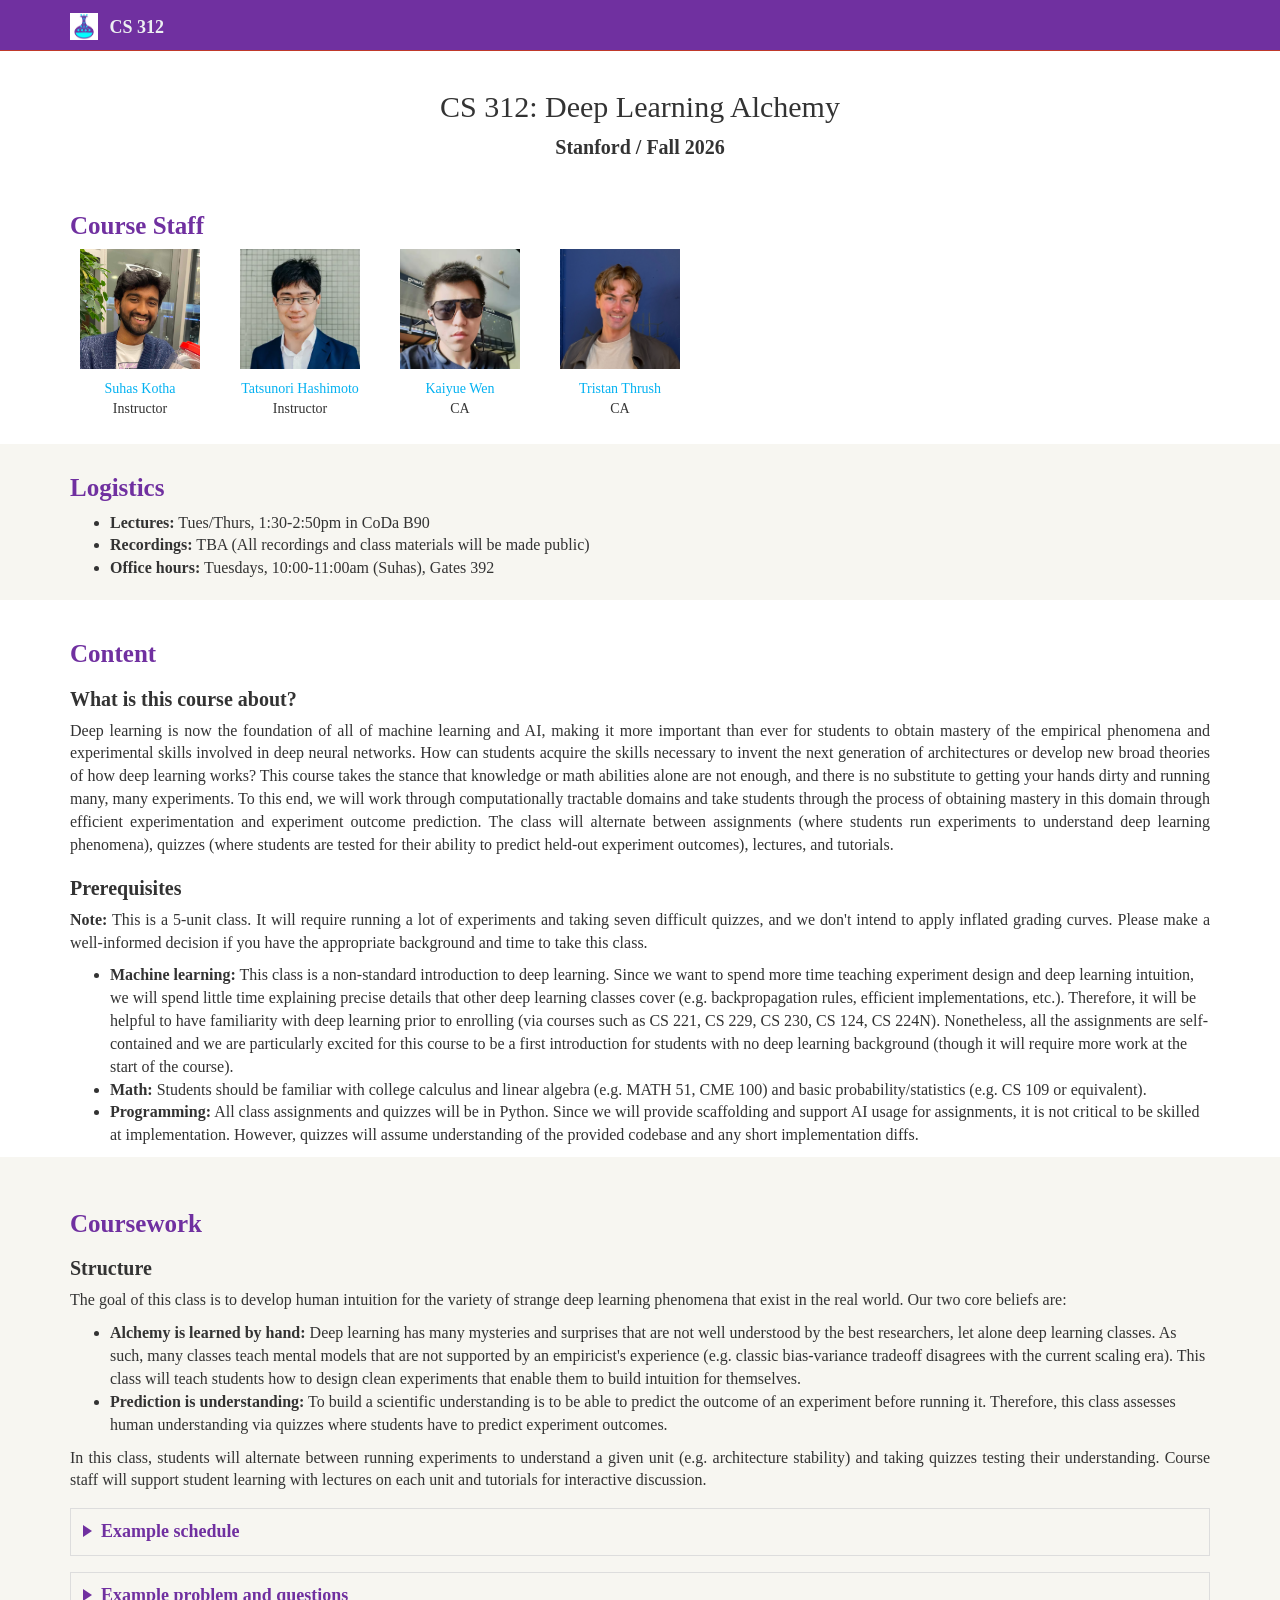
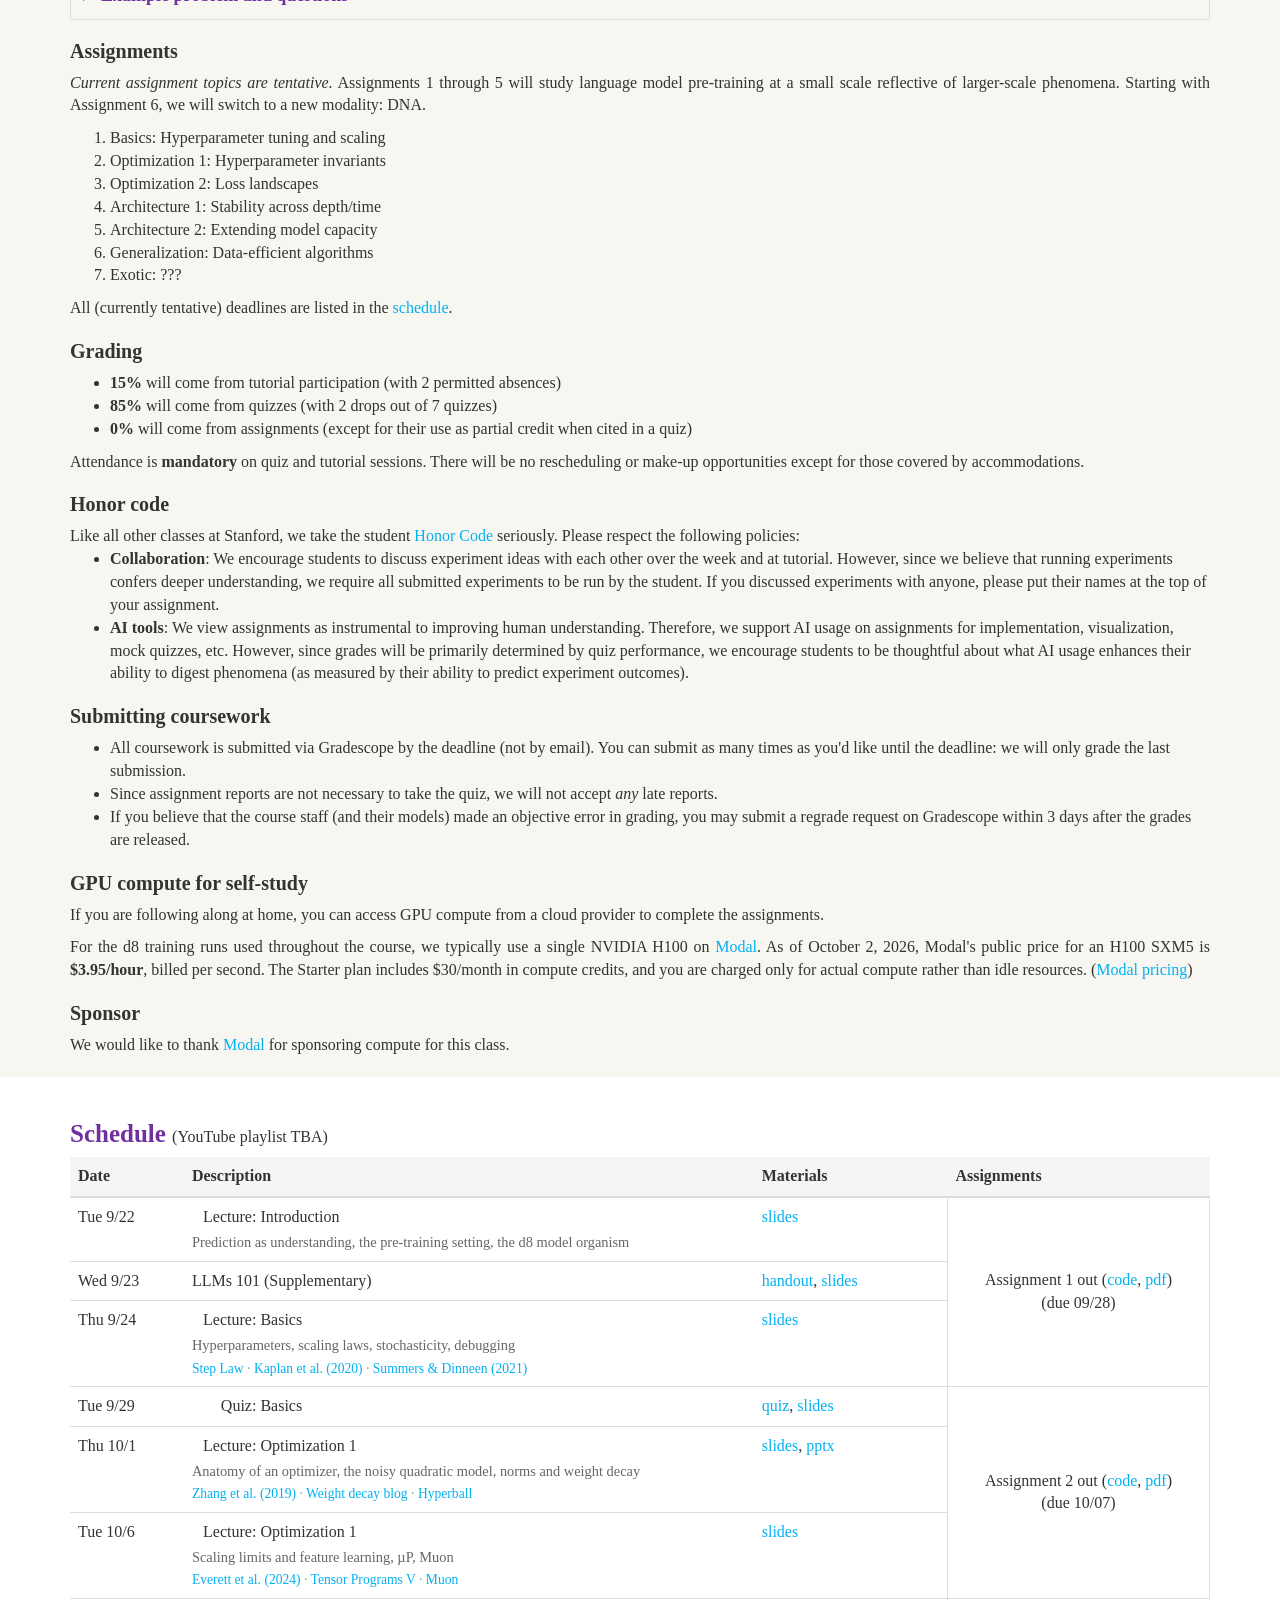
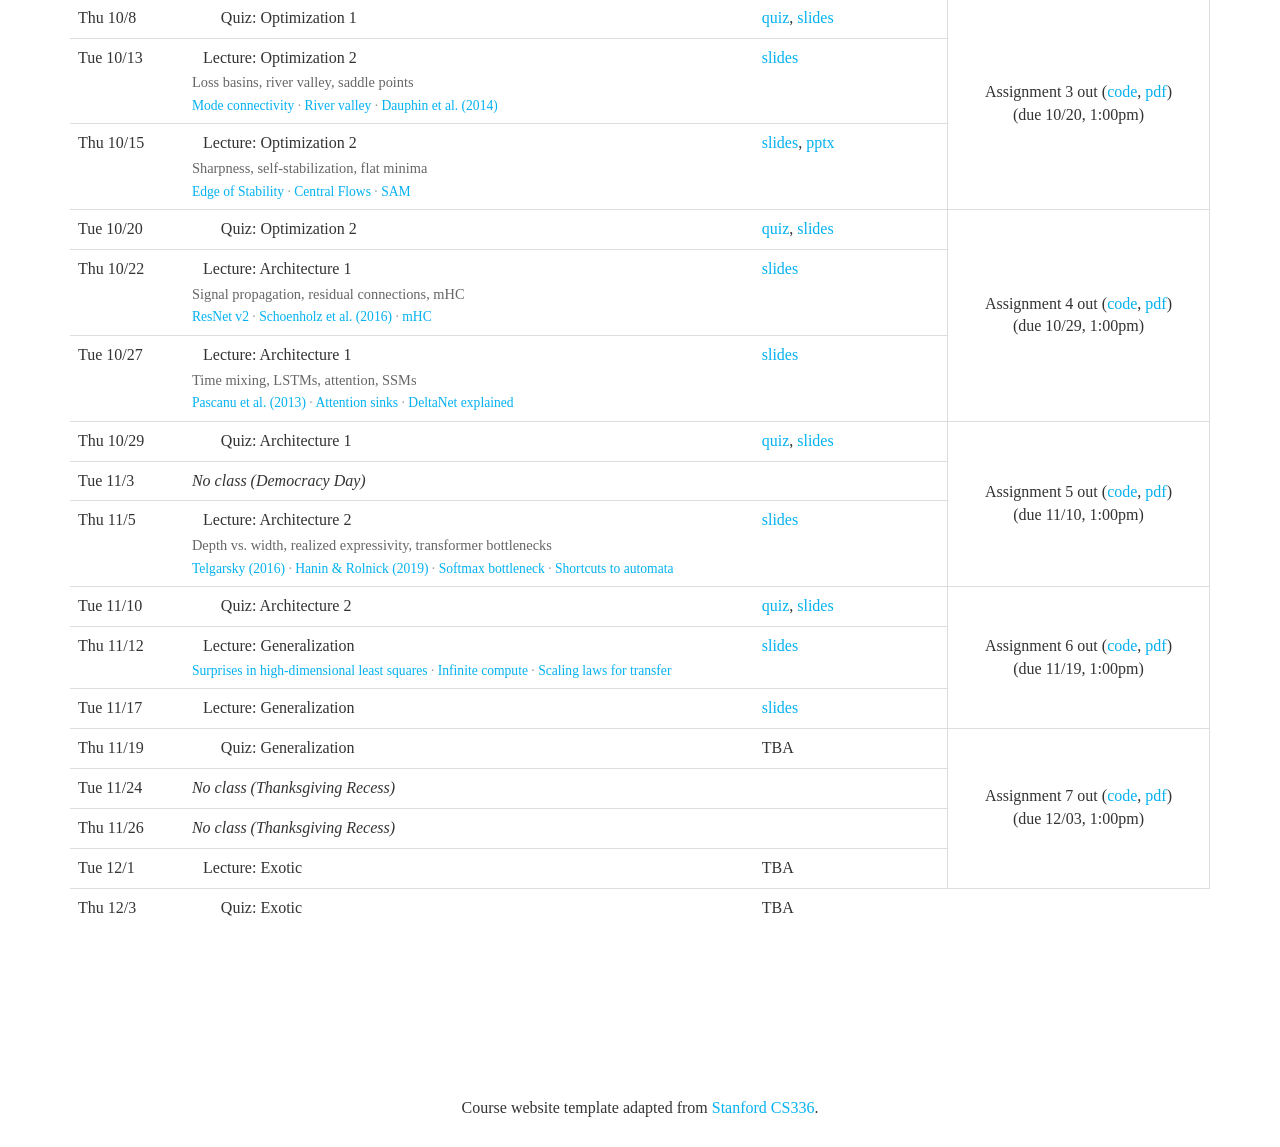
<file: quiz-basics.html>
<!doctype html>
<html lang="en">
  <head>
    <meta charset="utf-8" />
    <meta name="viewport" content="width=device-width, initial-scale=1" />
    <title>Deep Learning Alchemy | Basics Prediction Quiz</title>
    <meta
      name="description"
      content="Take the CS 312 Basics outcome-prediction quiz and review the answers after submitting."
    />
    <link rel="icon" type="image/png" href="/assets/images/alchemy_mock.png" />
    <link
      rel="stylesheet"
      href="https://maxcdn.bootstrapcdn.com/bootstrap/3.2.0/css/bootstrap.min.css"
    />
    <link rel="stylesheet" href="style.css" />
    <link rel="stylesheet" href="quiz-basics.css" />
  </head>
  <body class="quiz-page">
    <nav class="navbar navbar-default navbar-fixed-top">
      <div class="container">
        <div class="navbar-header">
          <a class="navbar-brand brand" href="/">
            <img
              class="brand-icon"
              src="/assets/images/alchemy_mock.png"
              alt=""
              width="28"
              height="28"
            />
            <span>CS 312</span>
          </a>
        </div>
      </div>
    </nav>

    <main class="container quiz-shell">
      <header class="quiz-hero">
        <h1>Outcome Prediction Quiz: Basics</h1>
        <p class="quiz-meta">95 points · 40 minutes · 8 questions</p>
        <div class="quiz-actions">
          <a
            class="quiz-button quiz-button-secondary"
            href="assets/quizzes/basics_prediction_quiz.pdf"
            target="_blank"
            rel="noopener"
          >View in PDF form</a>
        </div>
      </header>

      <section class="quiz-notice" aria-label="Quiz instructions">
        <h2>Instructions</h2>
        <p>
          Predict the outcomes of the following experiments. You will have 40 minutes for
          8 questions (5 minutes each). Each question changes the standard <code>d8</code>
          setup from the assignment by applying its diff to the student repository
          (<code>deep-learning-alchemy/assignments</code>, branch <code>a1_release</code>,
          commit <code>baafc3f</code>). Briefly justify each prediction by citing your
          assignment's experiments. You will get partial credit (up to 75% of the value of
          the problem) if your rationale and citations are sound.
        </p>
        <h3>Grading and expectations</h3>
        <p>
          Outcome prediction is very difficult, even for experts. Do not panic if you do not
          have confidence in getting 90+%. Our expectation is that strong students will maybe
          be able to attain 80% and most scores will hover around 50%.
        </p>
        <p>
          Due to the difficulty of this task, there are two sources of partial credit. For many
          problems where exact numerical prediction is challenging, you will get partial credit
          if you are only off by one cell. Each question's scoring line states whether this
          applies and how many points it is worth. The form automatically grades answer choices
          using these rules. Rationale credit is not auto-graded online.
        </p>
        <h3>Default setup</h3>
        <p>
          The standard setup of the Basics assignment: Llama-style architecture with 8 layers,
          hidden size 512, 8 attention heads, a 4k vocab size tokenizer, and about 35M parameters
          (<code>d8</code>); 614.4M training tokens of fresh data (no epoching); AdamW with
          β<sub>1</sub>, β<sub>2</sub> = (0.9, 0.95), linear decay learning rate schedule with
          1% linear warmup, learning rate 0.003, context length 1024, batch size 64, weight decay
          0.1 (masked), and 1.0 grad clipping.
        </p>
      </section>

      <noscript>
        <div class="quiz-notice quiz-error">
          JavaScript is required for the interactive form. You can still use the PDF handout.
        </div>
      </noscript>

      <form id="quiz-form" novalidate>
        <div id="quiz-questions"></div>

        <section class="quiz-submit-card">
          <div id="quiz-validation-error" class="quiz-validation-error" hidden role="alert"></div>
          <label class="quiz-honor-check">
            <input id="ready-to-submit" type="checkbox" required />
            <span>I am ready to submit and reveal the answer key.</span>
          </label>
          <p>
            Submitting reveals every answer and explanation. Your work is graded locally in
            this browser and is not sent to the course staff.
          </p>
          <div class="quiz-submit-actions">
            <button class="quiz-button quiz-button-primary" type="submit">Submit and grade</button>
            <button class="quiz-button quiz-button-quiet" id="reset-quiz" type="button">Reset quiz</button>
          </div>
        </section>
      </form>

      <section id="quiz-results" class="quiz-results" hidden tabindex="-1" aria-live="polite">
        <p class="quiz-kicker">Your result</p>
        <h2 id="quiz-score">0 / 95</h2>
        <p id="quiz-score-summary"></p>
        <p>
          This score covers answer choices only. Review your written reasoning against each
          explanation below; rationale credit requires human evaluation.
        </p>
      </section>
    </main>

    <script src="quiz-basics.js"></script>
  </body>
</html>
</file>
<file: style.css>
body {
  font-family: "Palatino Linotype", "Book Antiqua", Palatino, serif;
  font-weight: 400;
  font-size: 16px;
  padding-top: 70px;
}

p {
  text-align: justify;
}

a {
  color: #03b1f1;
}

a:hover,
a:focus {
  color: #03b1f1;
}

#header {
  margin-top: 20px;
  margin-bottom: 20px;
}

h1 {
  font-size: 30px;
  font-weight: 300;
  text-align: center;
}

h2 {
  font-size: 25px;
  /* font-weight: 300; */
  font-weight: bold;
  color: #7030A0;
}

.schedule-playlist {
  color: #333;
  font-size: 16px;
  font-weight: 300;
}

h3 {
  font-size: 20px;
  font-weight: bold;
}

.term-line {
  font-size: 20px;
  font-weight: bold;
  margin-top: 10px;
  margin-bottom: 10px;
  text-align: center;
}

#header .term-line > span {
  display: block;
  margin-left: 0 !important;
  margin-top: 4px;
}

.lhead {
  font-weight: normal;
  margin-top: 5px;
}

.litem {
  margin-top: 5px;
}

#footer {
  height: 100px;
  padding-top: 50px;
  text-align: center;
  position: relative;
}

.instructorphoto img {
  width: 120px;
  height: 120px;
  object-fit: cover;
  object-position: center;
  border-radius: 0;
  margin-bottom: 10px;
}

.instructor {
  display: inline-block;
  width: 140px;
  text-align: center;
  margin-right: 20px;
  margin-bottom: 5px;
  font-size: 14px;
}

.sec {
  margin-bottom: 10px;
  padding-top: 10px;
  padding-bottom: 10px;
}

.sechighlight {
  background-color: #f7f6f1;
}

.tt {
  color: #060;
  display: inline-block;
}

#inputlayer {
  width: 65px;
}

.layer {
  width: 35px;
  display: inline-block;
  vertical-align: middle;
  margin-left: 10px;
  margin-bottom: 5px;
}

.actmap {
  display: block;
  border: 2px solid #FFF;
}

#convnetvis {
  text-align: center;
}

.pp {
  color: white;
  text-align: left;
  padding: 5px;
  height: 32px;
  margin: 2px;
  background-color: rgb(85,187,85);
  overflow: visible !important;
}

#convask {
  position: absolute;
  top: 360px;
  right: 16px;
  color: white;
  font-size: 25px;
  cursor: pointer;
}

#explain {
  display: none;
  background-color: #FF9;
  border-radius: 10px;
  margin: 10px;
  padding: 10px;
}
.qq {
  color: #060;
}
.qa {
  font-style: italic;
}
.qqa {
  margin-bottom: 20px;
}
.spanh {
  font-weight: normal;
}

#coursedesc {
  text-align: justify;
}

#classicons {
  position: absolute;
  bottom: 20px;
  right: 20px;
}

.bold { font-weight: bold; }
.red { color: #b00020; }
.status-out { color: #006400; }
.status-due { color: #b00020; }

#schedule td.assignment-block {
  vertical-align: middle;
  text-align: center;
  border: 1px solid #ddd;
}

#schedule .table td:first-child {
  white-space: nowrap;
}

#schedule .schedule-label {
  display: inline-block;
  width: 3.75em;
  text-align: right;
}

#schedule .schedule-topics {
  margin-top: 3px;
  font-size: 0.9em;
  color: #666;
}

#schedule .schedule-readings {
  margin-top: 3px;
  font-size: 0.85em;
  color: #999;
}

.example-code-dropdown {
  margin: 12px 0;
}

.large-content-dropdown {
  margin: 16px 0;
}

.large-content-dropdown > summary {
  border: 1px solid #ddd;
  color: #7030A0;
  cursor: pointer;
  font-size: 18px;
  font-weight: bold;
  list-style: none;
  padding: 10px 12px;
}

.large-content-dropdown > summary::-webkit-details-marker {
  display: none;
}

.large-content-dropdown > summary::before {
  border-bottom: 6px solid transparent;
  border-left: 9px solid currentColor;
  border-top: 6px solid transparent;
  content: "";
  display: inline-block;
  margin-right: 9px;
  transform-origin: 35% 50%;
  transition: transform 0.15s ease;
}

.large-content-dropdown[open] > summary::before {
  transform: rotate(90deg);
}

.example-schedule-dropdown > ul {
  margin-top: 10px;
}

.example-problems-dropdown .table-responsive {
  margin-top: 10px;
}

.example-problems-table {
  table-layout: fixed;
  width: 100%;
}

.example-problems-table td {
  overflow: hidden;
  vertical-align: top;
}

.example-code-dropdown summary {
  color: #7030A0;
  cursor: pointer;
  font-weight: bold;
  list-style: none;
}

.example-code-dropdown summary::-webkit-details-marker {
  display: none;
}

.example-code-dropdown summary::before {
  border-bottom: 5px solid transparent;
  border-left: 7px solid currentColor;
  border-top: 5px solid transparent;
  content: "";
  display: inline-block;
  margin-right: 7px;
  transform-origin: 35% 50%;
  transition: transform 0.15s ease;
}

.example-code-dropdown[open] summary::before {
  transform: rotate(90deg);
}

.example-code-dropdown pre {
  background-color: #20252b;
  border: 1px solid #343b44;
  box-sizing: border-box;
  margin: 8px 0 0;
  max-width: 100%;
  overflow-x: auto;
  width: 100%;
}

.example-code-dropdown pre code {
  background: transparent;
  color: #fff;
  white-space: pre;
}

.example-code-dropdown.relevant-code pre code,
.example-code-dropdown .diff-add {
  color: #b7f7b0;
}

.example-code-dropdown .diff-remove {
  color: #ff9b9b;
}

.loss-answer-line {
  border-bottom: 1px solid currentColor;
  display: inline-block;
  width: 7em;
}

/* Navbar color / spacing */
.navbar-default {
  background-color: #7030A0;
  border-color: #c0392b;
  text-align: center;
}
.navbar-default .navbar-brand {
  color: #ecf0f1;
  font-weight: bold;
}

.navbar-default .navbar-brand .brand-icon {
  display: inline-block;
  width: 28px;
  height: 28px;
  object-fit: contain;
  vertical-align: middle;
  margin: -4px 7px -4px 0;
}

.navbar-default .navbar-brand span {
  vertical-align: middle;
}
.navbar-default .navbar-brand:hover,
.navbar-default .navbar-brand:focus {
  color: #fbcbcc;
}
.navbar-default .navbar-text {
  color: #ecf0f1;
}
.navbar-default .navbar-collapse > ul {
  width: 80%;
}
.navbar-default .navbar-collapse > ul > li {
  width: 16%;
}
.navbar-default .navbar-nav > li > a {
  color: #ecf0f1;
}
.navbar-default .navbar-nav > li > a:hover,
.navbar-default .navbar-nav > li > a:focus {
  color: #fbcbcc;
}
.navbar-default .navbar-nav > .active > a,
.navbar-default .navbar-nav > .active > a:hover,
.navbar-default .navbar-nav > .active > a:focus {
  color: #fbcbcc;
  background-color: #c0392b;
}
.navbar-default .navbar-nav > .open > a,
.navbar-default .navbar-nav > .open > a:hover,
.navbar-default .navbar-nav > .open > a:focus {
  color: #fbcbcc;
  background-color: #c0392b;
}
.navbar-default .navbar-toggle {
  border-color: #c0392b;
}
.navbar-default .navbar-toggle:hover,
.navbar-default .navbar-toggle:focus {
  background-color: #c0392b;
}
.navbar-default .navbar-toggle .icon-bar {
  background-color: #ecf0f1;
}
.navbar-default .navbar-collapse,
.navbar-default .navbar-form {
  border-color: #ecf0f1;
}
.navbar-default .navbar-link {
  color: #ecf0f1;
}
.navbar-default .navbar-link:hover {
  color: #fbcbcc;
}

/* Handle formatting on mobile */
@media (max-width: 767px) {
  .navbar-default .navbar-collapse > ul > li {
    width: 100%;
    text-align: left;
  }

  #header {
    margin-bottom: 10px;
  }

  #header h1 {
    margin-top: 20px;
    margin-bottom: 4px;
  }

  #header .term-line {
    margin-top: 4px;
  }

  .example-problems-table colgroup {
    display: none;
  }

  .example-problems-table,
  .example-problems-table tbody,
  .example-problems-table tr,
  .example-problems-table td {
    display: block;
    width: 100% !important;
  }

  .example-problems-table td {
    box-sizing: border-box;
  }

  .table-responsive > .example-problems-table > tbody > tr > td {
    overflow-wrap: anywhere;
    white-space: normal;
    word-break: normal;
  }

  .example-problems-table td + td {
    border-top: none;
  }

  /* Force table to not be like tables anymore */
  #schedule table, #schedule thead, #schedule tbody,
  #schedule th, #schedule td, #schedule tr {
    display: block;
  }

  /* Hide table headers (but not display: none;, for accessibility) */
  #schedule thead tr {
    position: absolute;
    top: -9999px;
    left: -9999px;
  }

  /* Make each row a clean card */
  #schedule table tr {
    margin-bottom: 12px;
    border: 1px solid #ddd;
    border-radius: 3px;
    overflow: hidden;
  }

  /* Default cell: label on left, value on right */
  #schedule .table td {
    border: none;
    border-bottom: 1px solid #f0f0f0;
    position: relative;
    padding: 6px 12px 6px 96px;
  }

  #schedule .table td:last-child {
    border-bottom: none;
  }

  /* Hide cells with no content */
  #schedule .table td:empty {
    display: none;
    padding: 0;
  }

  /* Position labels on the left */
  #schedule .table td:before {
    position: absolute;
    top: 6px;
    left: 12px;
    width: 68px;
    padding-right: 8px;
    white-space: nowrap;
    color: #666;
    /* font-size: 14px; */
  }

  /* --- Header line: date --- */
  #schedule .table td:nth-of-type(1) {
    padding: 8px 12px;
    font-weight: 500;
    border: none;
  }
  #schedule .table td:nth-of-type(1):before { content: none; }

  /* --- Content rows below the header --- */
  #schedule .table td:nth-of-type(2) {
    border-top: 1px solid #e8e8e8;
  }
  #schedule td:nth-of-type(2):before { content: "Topic"; }
  #schedule td:nth-of-type(3):before { content: "Materials"; }
  #schedule td:nth-of-type(4):before { content: "Assignment"; }

  #schedule .schedule-label {
    display: inline;
    text-align: left;
    width: auto;
  }

  #schedule td.assignment-block {
    text-align: left;
  }

  #schedule .assignment-due-break {
    display: none;
  }
}

#unreleased-message {
  background: #d62728;
  box-sizing: border-box;
  color: #fff;
  font-weight: bold;
  text-align: center;
  left: 0;
  min-height: 3em;
  padding: 0.5em;
  position: fixed;
  bottom: 0;
  width: 100%;
  z-index: 10000;
}
#unreleased-message + div {
  margin-top: 3em;
}
#unreleased-message a {
  color: #fff;
  text-decoration:underline;
}
</file>
<file: quiz-basics.css>
:root {
  --quiz-purple: #7030a0;
  --quiz-blue: #03b1f1;
  --quiz-ink: #17131c;
  --quiz-muted: #665f6d;
  --quiz-border: #dcd5e1;
  --quiz-soft: #f7f3fa;
  --quiz-good: #1f6d43;
  --quiz-good-soft: #edf8f1;
  --quiz-warn: #8a5700;
  --quiz-warn-soft: #fff8e8;
  --quiz-bad: #a11b2b;
  --quiz-bad-soft: #fff0f2;
}

.quiz-page {
  background: #fff;
  color: var(--quiz-ink);
  font-family: "Palatino Linotype", "Book Antiqua", Palatino, serif;
  font-size: 16px;
  line-height: 1.42857143;
  padding-top: 70px;
}

.quiz-page p {
  text-align: left;
}

.quiz-shell {
  padding: 0 15px 80px;
}

.quiz-hero {
  margin: 20px 0;
  padding: 0 0 10px;
  text-align: center;
}

.quiz-hero h1 {
  color: var(--quiz-ink);
  font-size: 30px;
  font-weight: 300;
  letter-spacing: normal;
  margin: 10px 0;
  text-align: center;
}

.quiz-kicker {
  color: var(--quiz-purple);
  font-size: 14px;
  font-weight: bold;
  letter-spacing: normal;
  margin: 0 0 5px;
  text-transform: none;
}

.quiz-meta {
  color: #333;
  font-size: 20px;
  font-weight: bold;
  margin: 0;
  text-align: center;
}

.quiz-actions,
.quiz-submit-actions {
  align-items: center;
  display: flex;
  flex-wrap: wrap;
  gap: 10px;
  margin-top: 20px;
}

.quiz-actions {
  justify-content: center;
}

.quiz-button {
  border-radius: 4px;
  cursor: pointer;
  display: inline-block;
  font: inherit;
  font-weight: bold;
  line-height: 1.25;
  padding: 8px 13px;
  text-decoration: none;
}

.quiz-button-primary {
  background: var(--quiz-purple);
  border: 2px solid var(--quiz-purple);
  color: #fff;
}

.quiz-button-primary:hover,
.quiz-button-primary:focus {
  background: #57217f;
  border-color: #57217f;
  color: #fff;
}

.quiz-button-secondary {
  background: #fff;
  border: 1px solid #ccc;
  color: #333;
}

.quiz-button-secondary:hover,
.quiz-button-secondary:focus {
  background: #f7f6f1;
  border-color: #aaa;
  color: #333;
}

.quiz-button-quiet {
  background: transparent;
  border: 1px solid #ccc;
  color: var(--quiz-ink);
}

.quiz-button-quiet:hover,
.quiz-button-quiet:focus {
  background: var(--quiz-soft);
  color: var(--quiz-ink);
}

.quiz-notice {
  background: #fff;
  border: 1px solid #ddd;
  border-left: 4px solid var(--quiz-purple);
  border-radius: 0;
  margin-bottom: 28px;
  padding: 20px 22px;
}

.quiz-notice h2 {
  color: var(--quiz-purple);
  font-size: 25px;
  margin: 0 0 8px;
}

.quiz-notice p:last-child {
  margin-bottom: 0;
}

.quiz-error {
  border-left-color: var(--quiz-bad);
}

.quiz-question {
  background: #fff;
  border: 1px solid #ddd;
  border-radius: 0;
  box-shadow: none;
  margin: 0 0 20px;
  padding: 20px;
}

.quiz-question:nth-child(even) {
  background: #f7f6f1;
}

.quiz-question-heading {
  align-items: flex-start;
  display: flex;
  gap: 16px;
  justify-content: space-between;
}

.quiz-question h2 {
  color: var(--quiz-purple);
  font-size: 25px;
  font-weight: bold;
  margin: 0;
}

.quiz-points {
  background: transparent;
  border: 1px solid #ccc;
  border-radius: 4px;
  color: var(--quiz-purple);
  flex: 0 0 auto;
  font-size: 14px;
  font-weight: bold;
  padding: 5px 10px;
}

.quiz-difficulty {
  color: var(--quiz-muted);
  font-size: 14px;
  font-weight: bold;
  letter-spacing: normal;
  margin: 5px 0 18px;
  text-transform: none;
}

.quiz-prompt {
  margin-bottom: 16px;
}

.quiz-prompt-image {
  display: block;
  height: auto;
  margin: 16px auto;
  max-width: 700px;
  width: 100%;
}

.quiz-diff {
  background: #fff;
  border: 1px solid #ddd;
  border-radius: 0;
  margin: 16px 0 22px;
}

.quiz-diff summary {
  color: var(--quiz-purple);
  cursor: pointer;
  font-weight: bold;
  padding: 10px 13px;
}

.quiz-diff pre {
  background: #f6f8fa;
  color: #24292f;
  font-family: ui-monospace, SFMono-Regular, Menlo, Monaco, Consolas, monospace;
  font-size: 13px;
  line-height: 1.45;
  margin: 0;
  max-height: 420px;
  overflow: auto;
  padding: 15px;
  white-space: pre;
}

.quiz-diff-line {
  display: block;
  margin: 0 -15px;
  min-height: 1.45em;
  padding: 0 15px;
}

.quiz-diff-file {
  color: #7030a0;
  font-weight: bold;
}

.quiz-diff-add {
  background: #e6ffec;
  color: #116329;
}

.quiz-diff-remove {
  background: #ffebe9;
  color: #82071e;
}

.quiz-diff-hunk {
  background: #ddf4ff;
  color: #0550ae;
}

.quiz-part {
  border: 0;
  border-top: 1px solid #eee9f1;
  margin-top: 18px;
  min-width: 0;
  padding: 0;
  padding-top: 18px;
}

.quiz-part:first-of-type {
  border-top: 0;
}

.quiz-part-title {
  font-weight: bold;
  margin: 0 0 9px;
  padding: 0;
}

.quiz-table-wrap {
  overflow-x: auto;
}

.quiz-context-table-wrap {
  margin: 14px 0 20px;
  max-width: 520px;
  overflow-x: auto;
}

.quiz-context-table-wide {
  max-width: 780px;
}

.quiz-context-table {
  border-collapse: collapse;
  width: 100%;
}

.quiz-context-table th,
.quiz-context-table td {
  border-bottom: 1px solid #ddd;
  padding: 8px 14px;
  text-align: right;
}

.quiz-context-table thead th {
  background: #f7f6f1;
  font-weight: bold;
}

.quiz-context-table th:first-child {
  text-align: left;
}

.quiz-context-table tbody th {
  font-weight: normal;
}

.quiz-answer-table {
  border-collapse: collapse;
  margin: 0;
  min-width: 700px;
  table-layout: fixed;
  width: 100%;
}

.quiz-answer-table th,
.quiz-answer-table td {
  border: 1px solid var(--quiz-border);
  padding: 9px 8px;
  text-align: center;
  vertical-align: middle;
}

.quiz-answer-table thead th {
  background: #f7f6f1;
  font-weight: bold;
}

.quiz-answer-table thead th:first-child,
.quiz-answer-table tbody th {
  text-align: left;
  width: 28%;
}

.quiz-answer-table tbody th {
  background: #fff;
  font-weight: normal;
}

.quiz-answer-table tbody td {
  background: #fff;
}

.quiz-table-choice {
  align-items: center;
  cursor: pointer;
  display: flex;
  justify-content: center;
  margin: -9px -8px;
  min-height: 48px;
  position: relative;
}

.quiz-table-choice:hover {
  background: #eefaff;
}

.quiz-table-choice:has(input:checked) {
  background: #eefaff;
  box-shadow: inset 0 0 0 2px var(--quiz-blue);
}

.quiz-table-choice input {
  accent-color: var(--quiz-purple);
  margin: 0;
}

.quiz-visually-hidden {
  clip: rect(0 0 0 0);
  clip-path: inset(50%);
  height: 1px;
  overflow: hidden;
  position: absolute;
  white-space: nowrap;
  width: 1px;
}

.quiz-options {
  display: grid;
  gap: 0;
  width: 100%;
}

.quiz-options-3 {
  grid-template-columns: repeat(3, minmax(0, 1fr));
}

.quiz-options-4 {
  grid-template-columns: repeat(4, minmax(0, 1fr));
}

.quiz-options-5 {
  grid-template-columns: repeat(5, minmax(0, 1fr));
}

.quiz-options-6 {
  grid-template-columns: repeat(6, minmax(0, 1fr));
}

.quiz-options-stacked {
  grid-template-columns: 1fr;
}

.quiz-options-stacked .quiz-option {
  flex-direction: row;
  justify-content: flex-start;
  margin-left: 0;
  margin-top: -1px;
  min-height: 50px;
  padding: 10px 14px;
  text-align: left;
}

.quiz-options-stacked .quiz-option:first-child {
  margin-top: 0;
}

.quiz-option,
.quiz-check-option {
  align-items: center;
  border: 1px solid var(--quiz-border);
  background: #fff;
  border-radius: 0;
  cursor: pointer;
  display: flex;
  flex-direction: column;
  gap: 7px;
  justify-content: center;
  margin-left: -1px;
  min-height: 68px;
  padding: 9px 8px;
  text-align: center;
}

.quiz-option:first-child,
.quiz-check-option:first-child {
  margin-left: 0;
}

.quiz-option span,
.quiz-check-option span {
  line-height: 1.25;
}

.quiz-option:hover,
.quiz-check-option:hover {
  background: #eefaff;
  border-color: var(--quiz-blue);
}

.quiz-option input,
.quiz-check-option input,
.quiz-honor-check input {
  accent-color: var(--quiz-purple);
}

.quiz-option input,
.quiz-check-option input {
  margin: 0;
}

.quiz-rationale {
  display: block;
  margin-top: 22px;
}

.quiz-rationale span {
  display: block;
  font-weight: bold;
  margin-bottom: 7px;
}

.quiz-rationale small {
  color: var(--quiz-muted);
  display: block;
  font-weight: normal;
}

.quiz-rationale textarea {
  border: 1px solid var(--quiz-border);
  border-radius: 0;
  box-sizing: border-box;
  font: inherit;
  margin-top: 8px;
  min-height: 95px;
  padding: 10px 12px;
  resize: vertical;
  width: 100%;
}

.quiz-ranking-input {
  border: 1px solid var(--quiz-border);
  box-sizing: border-box;
  display: block;
  font: inherit;
  max-width: 520px;
  padding: 10px 12px;
  width: 100%;
}

.quiz-rationale-part {
  display: block;
  font-weight: normal;
  margin-top: 12px;
}

.quiz-rationale-grid {
  display: grid;
  gap: 14px;
  grid-template-columns: repeat(3, minmax(0, 1fr));
}

.quiz-scoring-note {
  color: var(--quiz-muted);
  font-size: 14px;
  margin: 18px 0 0;
}

.quiz-feedback {
  border-radius: 0;
  margin-top: 20px;
  padding: 15px 17px;
}

.quiz-feedback h3 {
  font-size: 19px;
  margin: 0 0 8px;
}

.quiz-feedback ul {
  margin-bottom: 10px;
  padding-left: 21px;
}

.quiz-feedback.correct {
  background: var(--quiz-good-soft);
  border: 1px solid #b8ddc7;
}

.quiz-feedback.partial {
  background: var(--quiz-warn-soft);
  border: 1px solid #ead39d;
}

.quiz-feedback.incorrect {
  background: var(--quiz-bad-soft);
  border: 1px solid #e7b8bf;
}

.quiz-submit-card,
.quiz-results {
  background: #fff;
  border: 1px solid #ddd;
  border-top: 4px solid var(--quiz-purple);
  border-radius: 0;
  margin-top: 32px;
  padding: 24px;
}

.quiz-honor-check {
  align-items: flex-start;
  display: flex;
  font-weight: bold;
  gap: 10px;
}

.quiz-submit-card p {
  color: var(--quiz-muted);
  font-size: 15px;
}

.quiz-validation-error {
  background: var(--quiz-bad-soft);
  border: 1px solid #e7b8bf;
  color: var(--quiz-bad);
  font-weight: bold;
  margin-bottom: 18px;
  padding: 11px 13px;
}

.quiz-results {
  background: #f7f6f1;
}

.quiz-results h2 {
  color: var(--quiz-purple);
  font-size: 42px;
  margin: 0 0 4px;
}

.quiz-question.is-graded input,
.quiz-question.is-graded textarea {
  pointer-events: none;
}

@media (max-width: 640px) {
  .quiz-shell {
    padding-top: 0;
  }

  .quiz-question {
    padding: 19px;
  }

  .quiz-question-heading {
    display: block;
  }

  .quiz-points {
    display: inline-block;
    margin-top: 8px;
  }

  .quiz-actions,
  .quiz-submit-actions {
    align-items: stretch;
    flex-direction: column;
  }

  .quiz-button {
    text-align: center;
  }

  .quiz-options-4,
  .quiz-options-5,
  .quiz-options-6 {
    grid-template-columns: repeat(2, minmax(0, 1fr));
  }

  .quiz-option,
  .quiz-check-option {
    margin-left: -1px;
    margin-top: -1px;
  }

  .quiz-rationale-grid {
    grid-template-columns: 1fr;
  }
}
</file>
